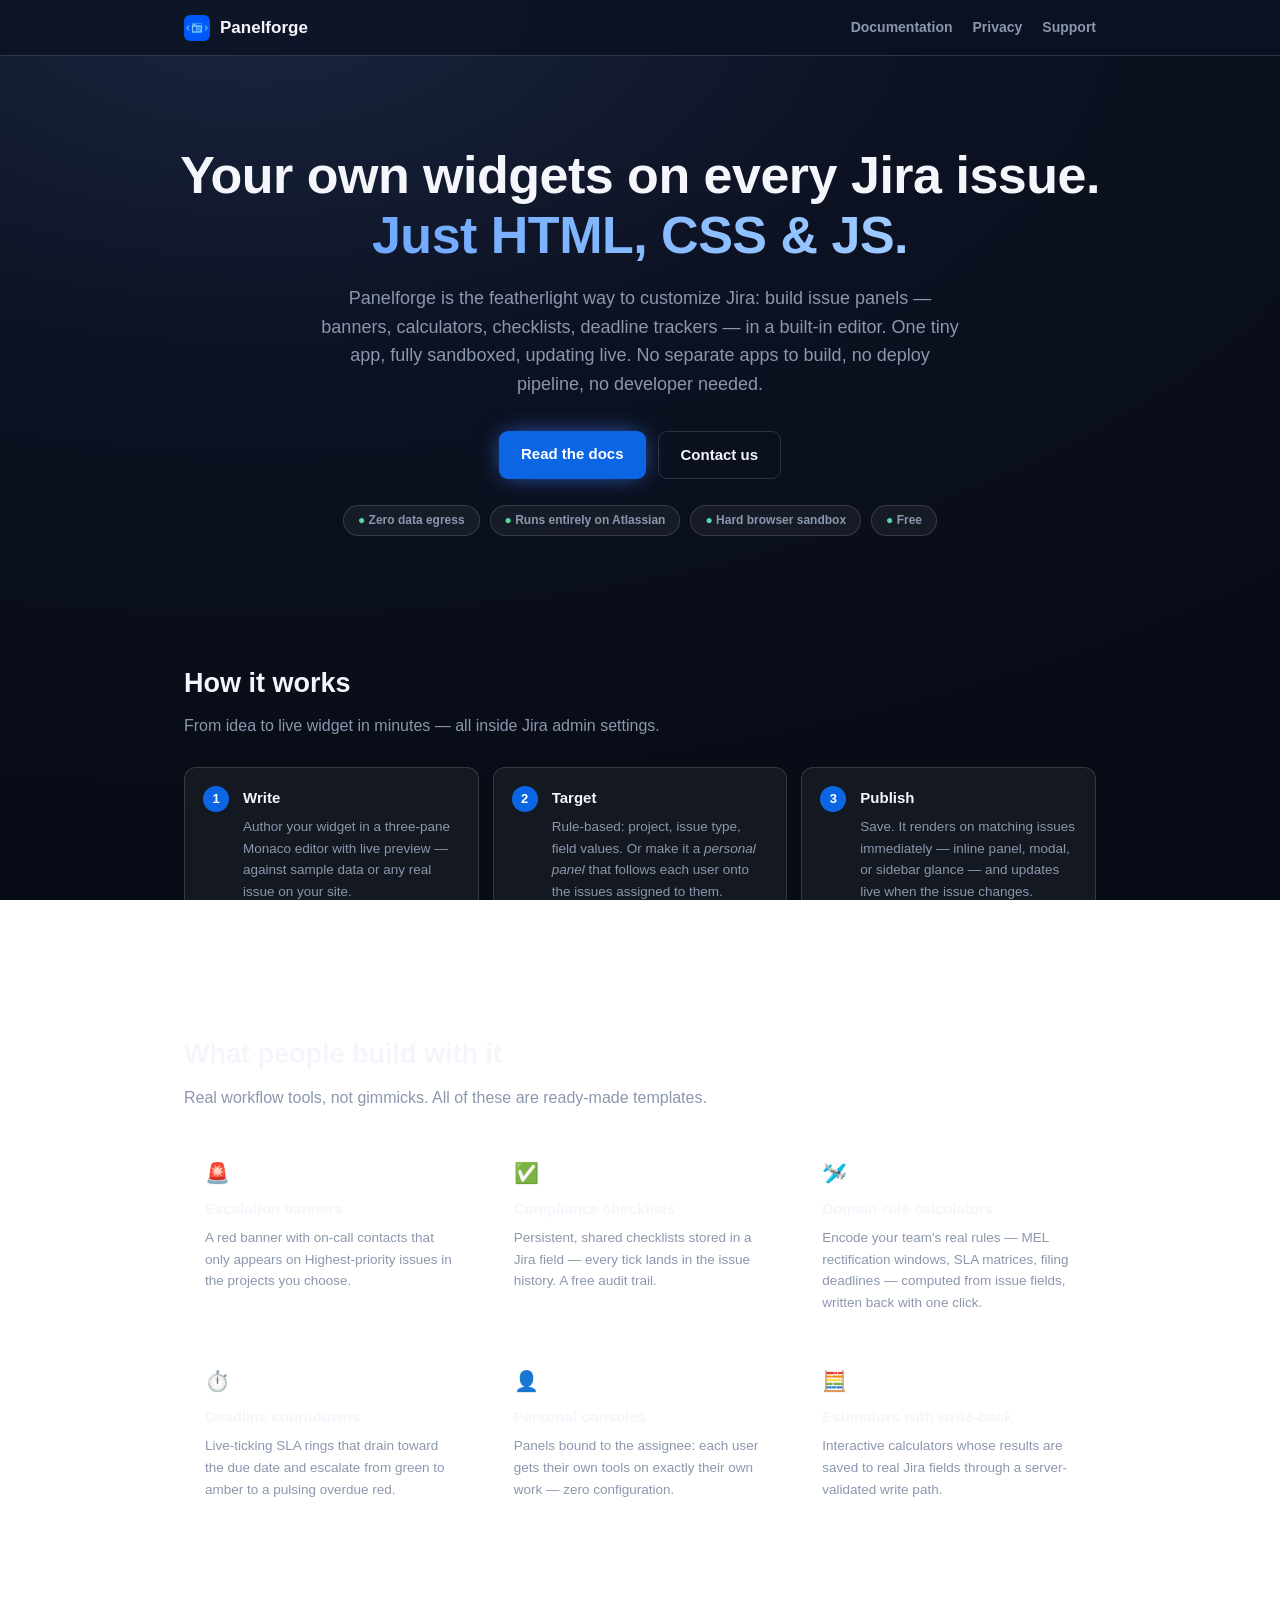
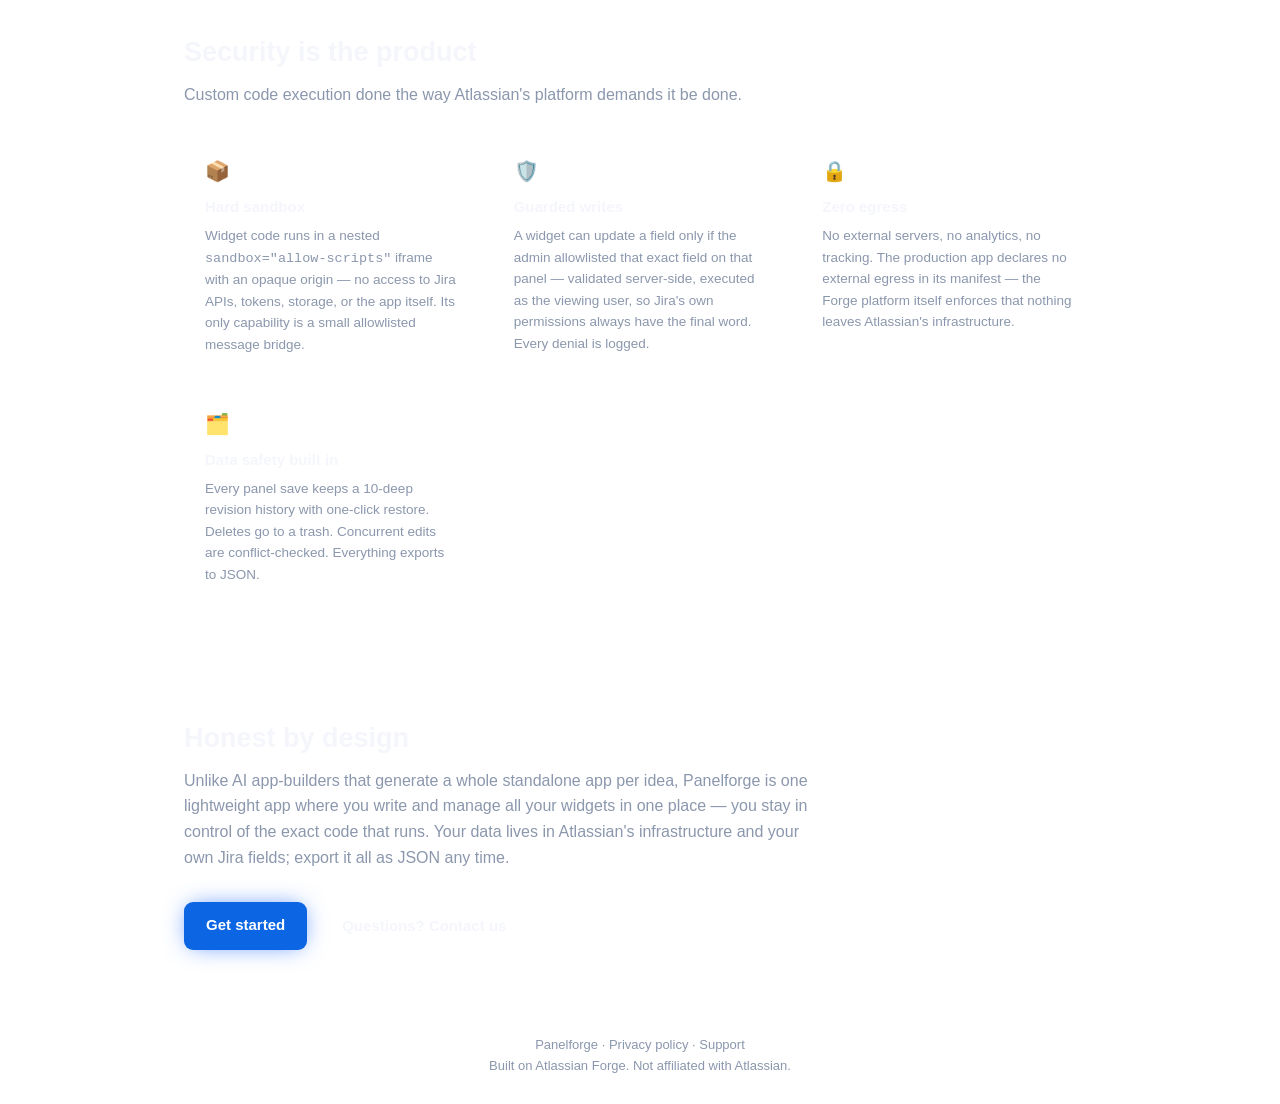
<file: index.html>
<!doctype html>
<html lang="en">
  <head>
    <meta charset="utf-8" />
    <meta name="viewport" content="width=device-width, initial-scale=1.0" />
    <title>Panelforge — Custom Widgets for Jira Issues</title>
    <meta
      name="description"
      content="Featherlight custom widgets for Jira: build your own issue panels with HTML, CSS & JS — sandboxed, live-updating, and running entirely on Atlassian."
    />
    <link rel="icon" href="Icon.png" />
    <link rel="stylesheet" href="style.css" />
  </head>
  <body>
    <header>
      <nav class="nav">
        <a class="brand" href="index.html"><img src="Icon.png" alt="" /> Panelforge</a>
        <a class="link" href="docs.html">Documentation</a>
        <a class="link" href="privacy.html">Privacy</a>
        <a class="link" href="support.html">Support</a>
      </nav>
    </header>

    <div class="hero">
      <h1>
        Your own widgets on every Jira issue.<br /><span class="grad"
          >Just HTML, CSS &amp; JS.</span
        >
      </h1>
      <p class="lede">
        Panelforge is the featherlight way to customize Jira: build issue panels — banners,
        calculators, checklists, deadline trackers — in a built-in editor. One tiny app, fully
        sandboxed, updating live. No separate apps to build, no deploy pipeline, no developer
        needed.
      </p>
      <div class="cta-row">
        <a class="btn primary" href="docs.html">Read the docs</a>
        <a class="btn ghost" href="support.html">Contact us</a>
      </div>
      <div class="badges">
        <span class="pill"><b>●</b> Zero data egress</span>
        <span class="pill"><b>●</b> Runs entirely on Atlassian</span>
        <span class="pill"><b>●</b> Hard browser sandbox</span>
        <span class="pill"><b>●</b> Free</span>
      </div>
    </div>

    <div class="wrap">
      <section>
        <h2>How it works</h2>
        <p class="sub">From idea to live widget in minutes — all inside Jira admin settings.</p>
        <div class="grid steps">
          <div class="card">
            <h3>Write</h3>
            <p>
              Author your widget in a three-pane Monaco editor with live preview — against sample
              data or any real issue on your site.
            </p>
          </div>
          <div class="card">
            <h3>Target</h3>
            <p>
              Rule-based: project, issue type, field values. Or make it a
              <em>personal panel</em> that follows each user onto the issues assigned to them.
            </p>
          </div>
          <div class="card">
            <h3>Publish</h3>
            <p>
              Save. It renders on matching issues immediately — inline panel, modal, or sidebar
              glance — and updates live when the issue changes.
            </p>
          </div>
        </div>
      </section>

      <section>
        <h2>What people build with it</h2>
        <p class="sub">Real workflow tools, not gimmicks. All of these are ready-made templates.</p>
        <div class="grid">
          <div class="card">
            <span class="emoji">🚨</span>
            <h3>Escalation banners</h3>
            <p>
              A red banner with on-call contacts that only appears on Highest-priority issues in the
              projects you choose.
            </p>
          </div>
          <div class="card">
            <span class="emoji">✅</span>
            <h3>Compliance checklists</h3>
            <p>
              Persistent, shared checklists stored in a Jira field — every tick lands in the issue
              history. A free audit trail.
            </p>
          </div>
          <div class="card">
            <span class="emoji">🛩️</span>
            <h3>Domain-rule calculators</h3>
            <p>
              Encode your team's real rules — MEL rectification windows, SLA matrices, filing
              deadlines — computed from issue fields, written back with one click.
            </p>
          </div>
          <div class="card">
            <span class="emoji">⏱️</span>
            <h3>Deadline countdowns</h3>
            <p>
              Live-ticking SLA rings that drain toward the due date and escalate from green to amber
              to a pulsing overdue red.
            </p>
          </div>
          <div class="card">
            <span class="emoji">👤</span>
            <h3>Personal consoles</h3>
            <p>
              Panels bound to the assignee: each user gets their own tools on exactly their own work
              — zero configuration.
            </p>
          </div>
          <div class="card">
            <span class="emoji">🧮</span>
            <h3>Estimators with write-back</h3>
            <p>
              Interactive calculators whose results are saved to real Jira fields through a
              server-validated write path.
            </p>
          </div>
        </div>
      </section>

      <section>
        <h2>Security is the product</h2>
        <p class="sub">
          Custom code execution done the way Atlassian's platform demands it be done.
        </p>
        <div class="grid">
          <div class="card">
            <span class="emoji">📦</span>
            <h3>Hard sandbox</h3>
            <p>
              Widget code runs in a nested <code>sandbox="allow-scripts"</code> iframe with an
              opaque origin — no access to Jira APIs, tokens, storage, or the app itself. Its only
              capability is a small allowlisted message bridge.
            </p>
          </div>
          <div class="card">
            <span class="emoji">🛡️</span>
            <h3>Guarded writes</h3>
            <p>
              A widget can update a field only if the admin allowlisted that exact field on that
              panel — validated server-side, executed as the viewing user, so Jira's own permissions
              always have the final word. Every denial is logged.
            </p>
          </div>
          <div class="card">
            <span class="emoji">🔒</span>
            <h3>Zero egress</h3>
            <p>
              No external servers, no analytics, no tracking. The production app declares no
              external egress in its manifest — the Forge platform itself enforces that nothing
              leaves Atlassian's infrastructure.
            </p>
          </div>
          <div class="card">
            <span class="emoji">🗂️</span>
            <h3>Data safety built in</h3>
            <p>
              Every panel save keeps a 10-deep revision history with one-click restore. Deletes go
              to a trash. Concurrent edits are conflict-checked. Everything exports to JSON.
            </p>
          </div>
        </div>
      </section>

      <section>
        <h2>Honest by design</h2>
        <p class="sub">
          Unlike AI app-builders that generate a whole standalone app per idea, Panelforge is one
          lightweight app where you write and manage all your widgets in one place — you stay in
          control of the exact code that runs. Your data lives in Atlassian's infrastructure and
          your own Jira fields; export it all as JSON any time.
        </p>
        <div class="cta-row" style="justify-content: flex-start">
          <a class="btn primary" href="docs.html">Get started</a>
          <a class="btn ghost" href="support.html">Questions? Contact us</a>
        </div>
      </section>
    </div>

    <footer>
      Panelforge · <a href="privacy.html">Privacy policy</a> · <a href="support.html">Support</a
      ><br />
      Built on Atlassian Forge. Not affiliated with Atlassian.
    </footer>
  </body>
</html>
</file>
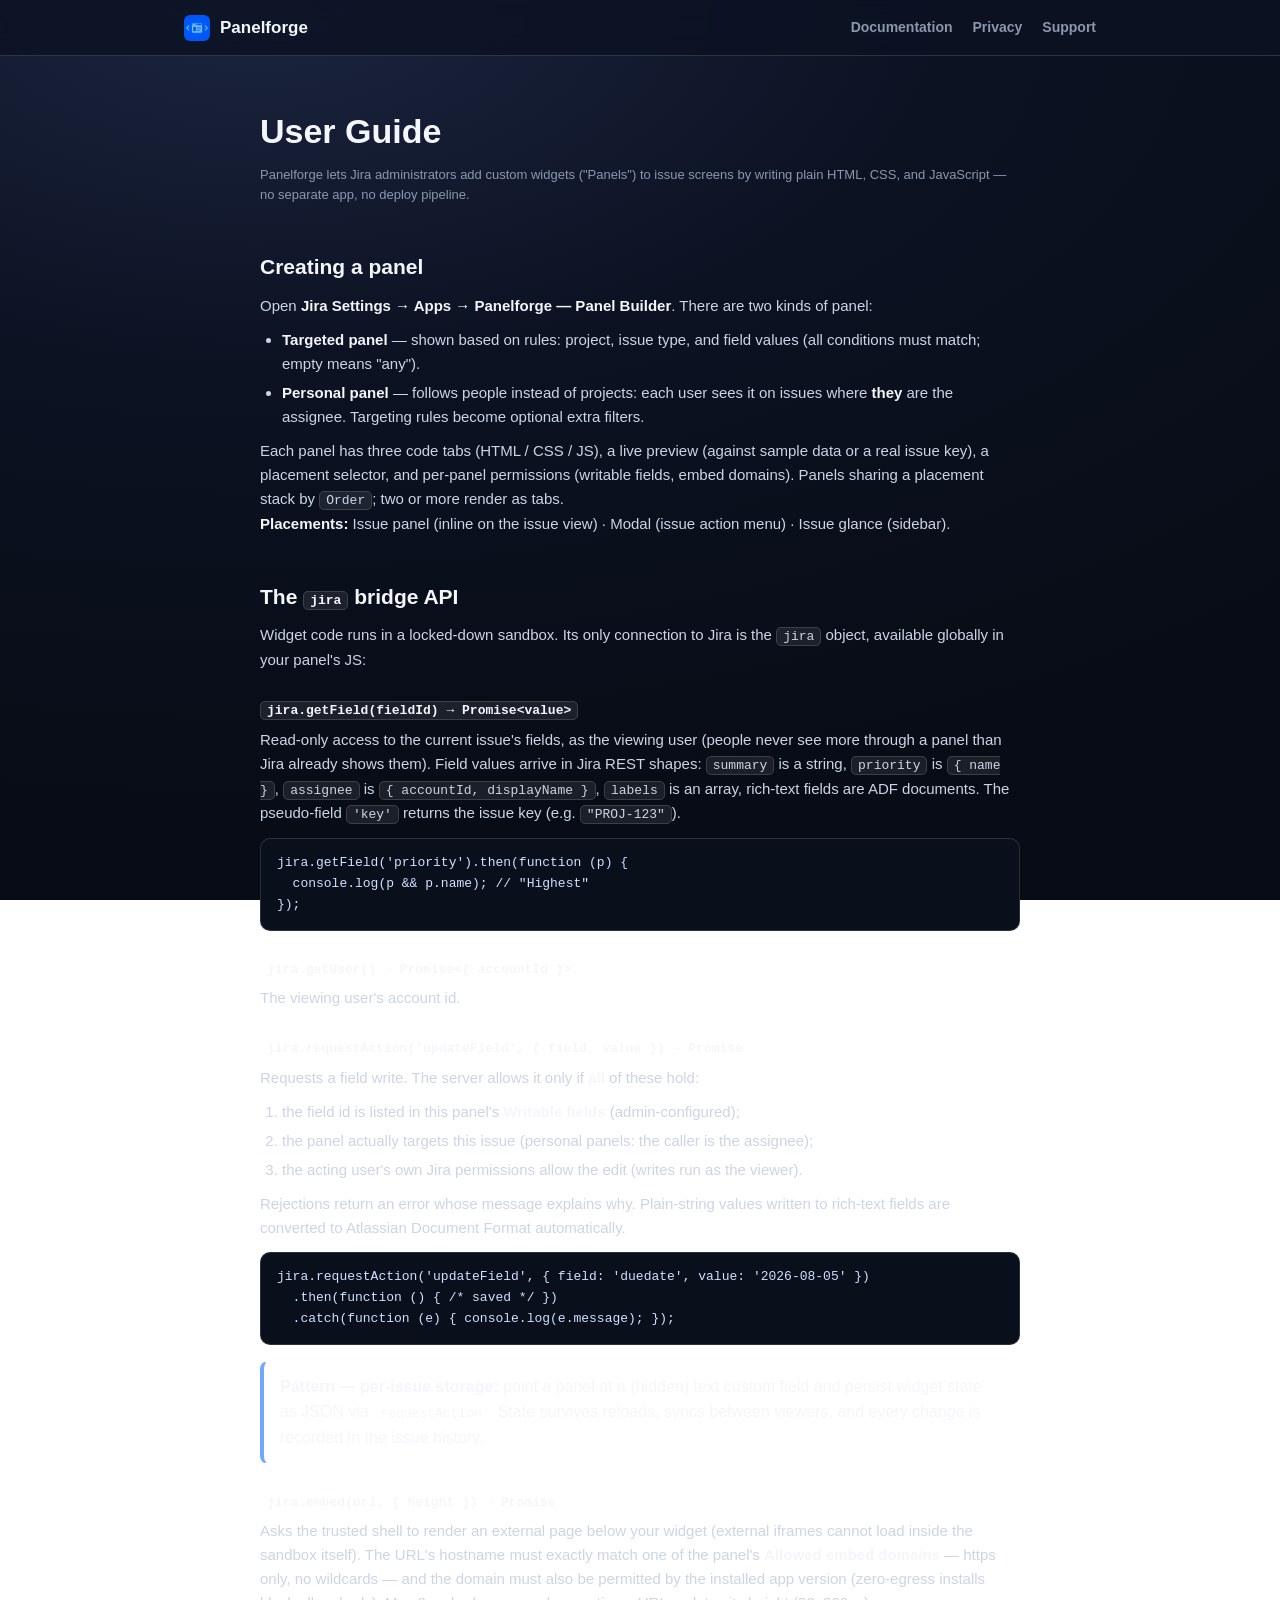
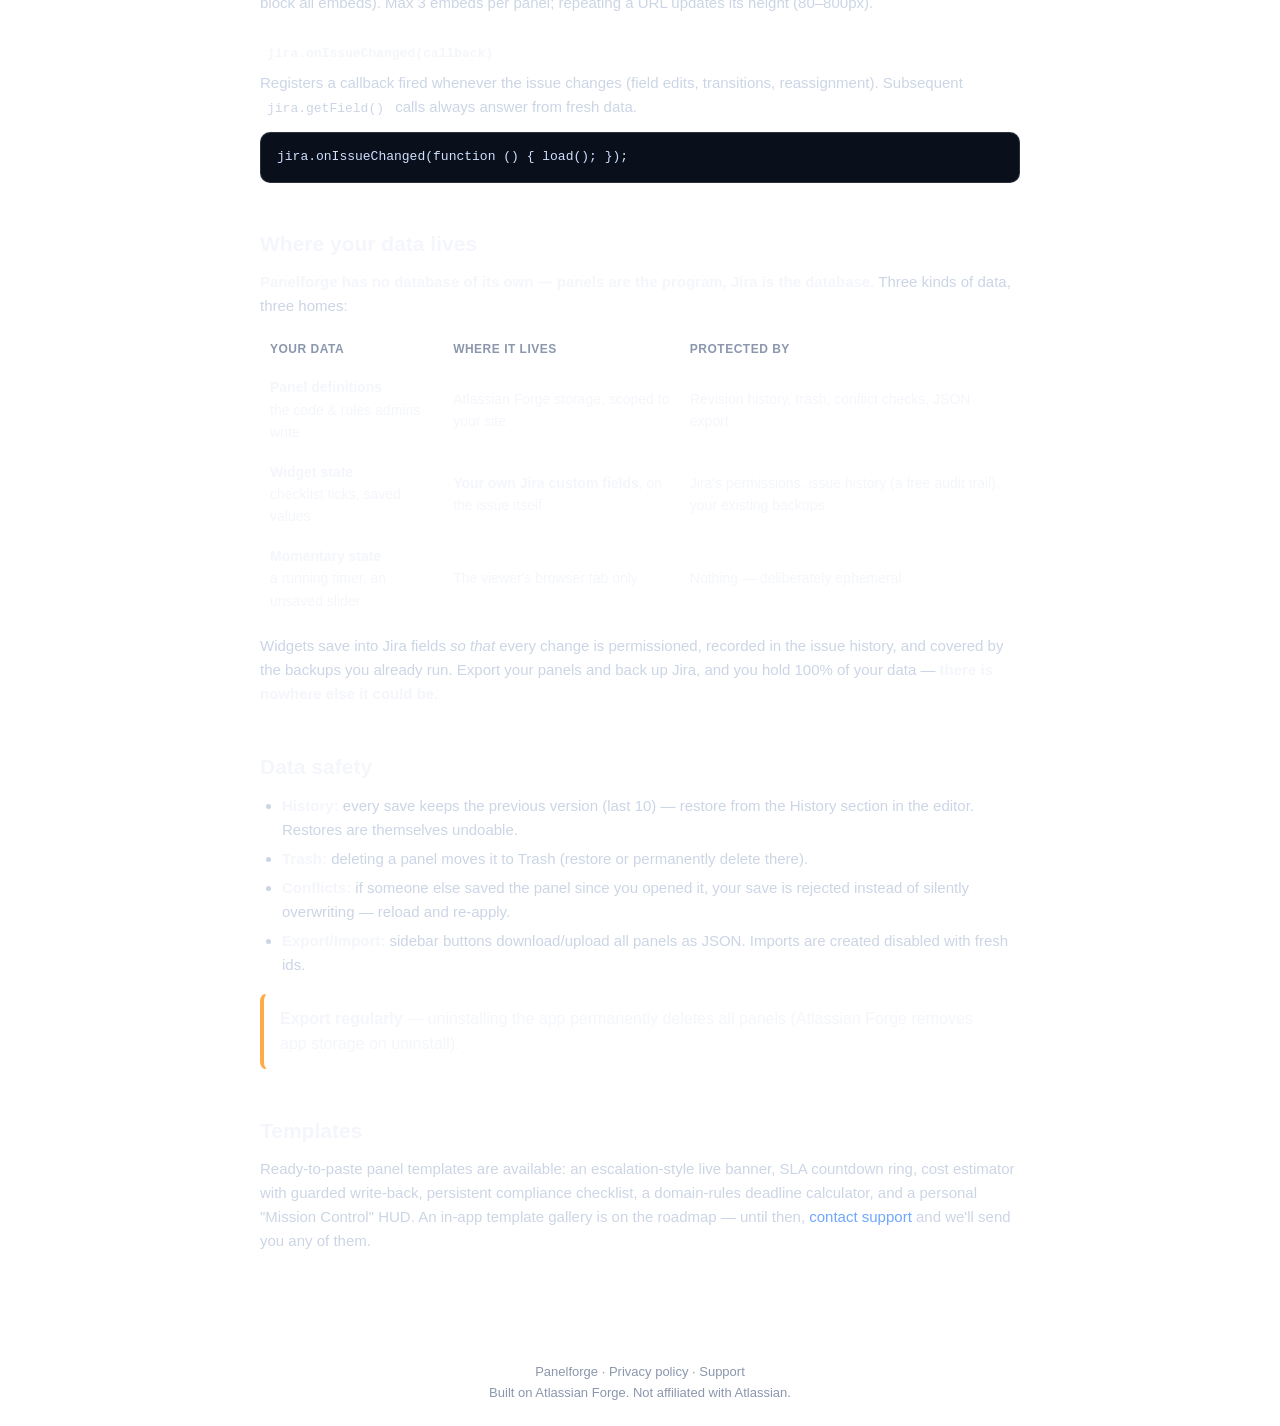
<file: docs.html>
<!doctype html>
<html lang="en">
  <head>
    <meta charset="utf-8" />
    <meta name="viewport" content="width=device-width, initial-scale=1.0" />
    <title>Documentation — Panelforge</title>
    <link rel="icon" href="Icon.png" />
    <link rel="stylesheet" href="style.css" />
  </head>
  <body>
    <header>
      <nav class="nav">
        <a class="brand" href="index.html"><img src="Icon.png" alt="" /> Panelforge</a>
        <a class="link" href="docs.html">Documentation</a>
        <a class="link" href="privacy.html">Privacy</a>
        <a class="link" href="support.html">Support</a>
      </nav>
    </header>

    <div class="wrap prose">
      <h1>User Guide</h1>
      <p class="updated">
        Panelforge lets Jira administrators add custom widgets ("Panels") to issue screens by
        writing plain HTML, CSS, and JavaScript — no separate app, no deploy pipeline.
      </p>

      <h2>Creating a panel</h2>
      <p>
        Open <strong>Jira Settings → Apps → Panelforge — Panel Builder</strong>. There are two kinds
        of panel:
      </p>
      <ul>
        <li>
          <strong>Targeted panel</strong> — shown based on rules: project, issue type, and field
          values (all conditions must match; empty means "any").
        </li>
        <li>
          <strong>Personal panel</strong> — follows people instead of projects: each user sees it on
          issues where <strong>they</strong> are the assignee. Targeting rules become optional extra
          filters.
        </li>
      </ul>
      <p>
        Each panel has three code tabs (HTML / CSS / JS), a live preview (against sample data or a
        real issue key), a placement selector, and per-panel permissions (writable fields, embed
        domains). Panels sharing a placement stack by <code>Order</code>; two or more render as
        tabs.
      </p>
      <p>
        <strong>Placements:</strong> Issue panel (inline on the issue view) · Modal (issue action
        menu) · Issue glance (sidebar).
      </p>

      <h2>The <code>jira</code> bridge API</h2>
      <p>
        Widget code runs in a locked-down sandbox. Its only connection to Jira is the
        <code>jira</code> object, available globally in your panel's JS:
      </p>

      <h3><code>jira.getField(fieldId) → Promise&lt;value&gt;</code></h3>
      <p>
        Read-only access to the current issue's fields, as the viewing user (people never see more
        through a panel than Jira already shows them). Field values arrive in Jira REST shapes:
        <code>summary</code> is a string, <code>priority</code> is <code>{ name }</code>,
        <code>assignee</code> is <code>{ accountId, displayName }</code>, <code>labels</code> is an
        array, rich-text fields are ADF documents. The pseudo-field <code>'key'</code> returns the
        issue key (e.g. <code>"PROJ-123"</code>).
      </p>
      <pre><code>jira.getField('priority').then(function (p) {
  console.log(p &amp;&amp; p.name); // "Highest"
});</code></pre>

      <h3><code>jira.getUser() → Promise&lt;{ accountId }&gt;</code></h3>
      <p>The viewing user's account id.</p>

      <h3><code>jira.requestAction('updateField', { field, value }) → Promise</code></h3>
      <p>
        Requests a field write. The server allows it only if <strong>all</strong> of these hold:
      </p>
      <ol>
        <li>
          the field id is listed in this panel's
          <strong>Writable fields</strong> (admin-configured);
        </li>
        <li>
          the panel actually targets this issue (personal panels: the caller is the assignee);
        </li>
        <li>the acting user's own Jira permissions allow the edit (writes run as the viewer).</li>
      </ol>
      <p>
        Rejections return an error whose message explains why. Plain-string values written to
        rich-text fields are converted to Atlassian Document Format automatically.
      </p>
      <pre><code>jira.requestAction('updateField', { field: 'duedate', value: '2026-08-05' })
  .then(function () { /* saved */ })
  .catch(function (e) { console.log(e.message); });</code></pre>

      <div class="callout">
        <strong>Pattern — per-issue storage:</strong> point a panel at a (hidden) text custom field
        and persist widget state as JSON via <code>requestAction</code>. State survives reloads,
        syncs between viewers, and every change is recorded in the issue history.
      </div>

      <h3><code>jira.embed(url, { height }) → Promise</code></h3>
      <p>
        Asks the trusted shell to render an external page below your widget (external iframes cannot
        load inside the sandbox itself). The URL's hostname must exactly match one of the panel's
        <strong>Allowed embed domains</strong> — https only, no wildcards — and the domain must also
        be permitted by the installed app version (zero-egress installs block all embeds). Max 3
        embeds per panel; repeating a URL updates its height (80–800px).
      </p>

      <h3><code>jira.onIssueChanged(callback)</code></h3>
      <p>
        Registers a callback fired whenever the issue changes (field edits, transitions,
        reassignment). Subsequent <code>jira.getField()</code> calls always answer from fresh data.
      </p>
      <pre><code>jira.onIssueChanged(function () { load(); });</code></pre>

      <h2>Where your data lives</h2>
      <p>
        <strong
          >Panelforge has no database of its own — panels are the program, Jira is the
          database.</strong
        >
        Three kinds of data, three homes:
      </p>
      <table style="width: 100%; border-collapse: collapse; font-size: 14px; margin: 14px 0">
        <thead>
          <tr
            style="
              text-align: left;
              color: #8b97ad;
              font-size: 12px;
              text-transform: uppercase;
              letter-spacing: 0.5px;
            "
          >
            <th style="padding: 8px 10px; border-bottom: 1px solid rgba(255, 255, 255, 0.14)">
              Your data
            </th>
            <th style="padding: 8px 10px; border-bottom: 1px solid rgba(255, 255, 255, 0.14)">
              Where it lives
            </th>
            <th style="padding: 8px 10px; border-bottom: 1px solid rgba(255, 255, 255, 0.14)">
              Protected by
            </th>
          </tr>
        </thead>
        <tbody>
          <tr>
            <td style="padding: 8px 10px; border-bottom: 1px solid rgba(255, 255, 255, 0.08)">
              <strong>Panel definitions</strong><br />the code &amp; rules admins write
            </td>
            <td style="padding: 8px 10px; border-bottom: 1px solid rgba(255, 255, 255, 0.08)">
              Atlassian Forge storage, scoped to your site
            </td>
            <td style="padding: 8px 10px; border-bottom: 1px solid rgba(255, 255, 255, 0.08)">
              Revision history, trash, conflict checks, JSON export
            </td>
          </tr>
          <tr>
            <td style="padding: 8px 10px; border-bottom: 1px solid rgba(255, 255, 255, 0.08)">
              <strong>Widget state</strong><br />checklist ticks, saved values
            </td>
            <td style="padding: 8px 10px; border-bottom: 1px solid rgba(255, 255, 255, 0.08)">
              <strong>Your own Jira custom fields</strong>, on the issue itself
            </td>
            <td style="padding: 8px 10px; border-bottom: 1px solid rgba(255, 255, 255, 0.08)">
              Jira's permissions, issue history (a free audit trail), your existing backups
            </td>
          </tr>
          <tr>
            <td style="padding: 8px 10px">
              <strong>Momentary state</strong><br />a running timer, an unsaved slider
            </td>
            <td style="padding: 8px 10px">The viewer's browser tab only</td>
            <td style="padding: 8px 10px">Nothing — deliberately ephemeral</td>
          </tr>
        </tbody>
      </table>
      <p>
        Widgets save into Jira fields <em>so that</em> every change is permissioned, recorded in the
        issue history, and covered by the backups you already run. Export your panels and back up
        Jira, and you hold 100% of your data — <strong>there is nowhere else it could be.</strong>
      </p>

      <h2>Data safety</h2>
      <ul>
        <li>
          <strong>History:</strong> every save keeps the previous version (last 10) — restore from
          the History section in the editor. Restores are themselves undoable.
        </li>
        <li>
          <strong>Trash:</strong> deleting a panel moves it to Trash (restore or permanently delete
          there).
        </li>
        <li>
          <strong>Conflicts:</strong> if someone else saved the panel since you opened it, your save
          is rejected instead of silently overwriting — reload and re-apply.
        </li>
        <li>
          <strong>Export/Import:</strong> sidebar buttons download/upload all panels as JSON.
          Imports are created disabled with fresh ids.
        </li>
      </ul>
      <div class="callout warn">
        <strong>Export regularly</strong> — uninstalling the app permanently deletes all panels
        (Atlassian Forge removes app storage on uninstall).
      </div>

      <h2>Templates</h2>
      <p>
        Ready-to-paste panel templates are available: an escalation-style live banner, SLA countdown
        ring, cost estimator with guarded write-back, persistent compliance checklist, a
        domain-rules deadline calculator, and a personal "Mission Control" HUD. An in-app template
        gallery is on the roadmap — until then,
        <a href="support.html">contact support</a> and we'll send you any of them.
      </p>
    </div>

    <footer>
      Panelforge · <a href="privacy.html">Privacy policy</a> · <a href="support.html">Support</a
      ><br />
      Built on Atlassian Forge. Not affiliated with Atlassian.
    </footer>
  </body>
</html>
</file>
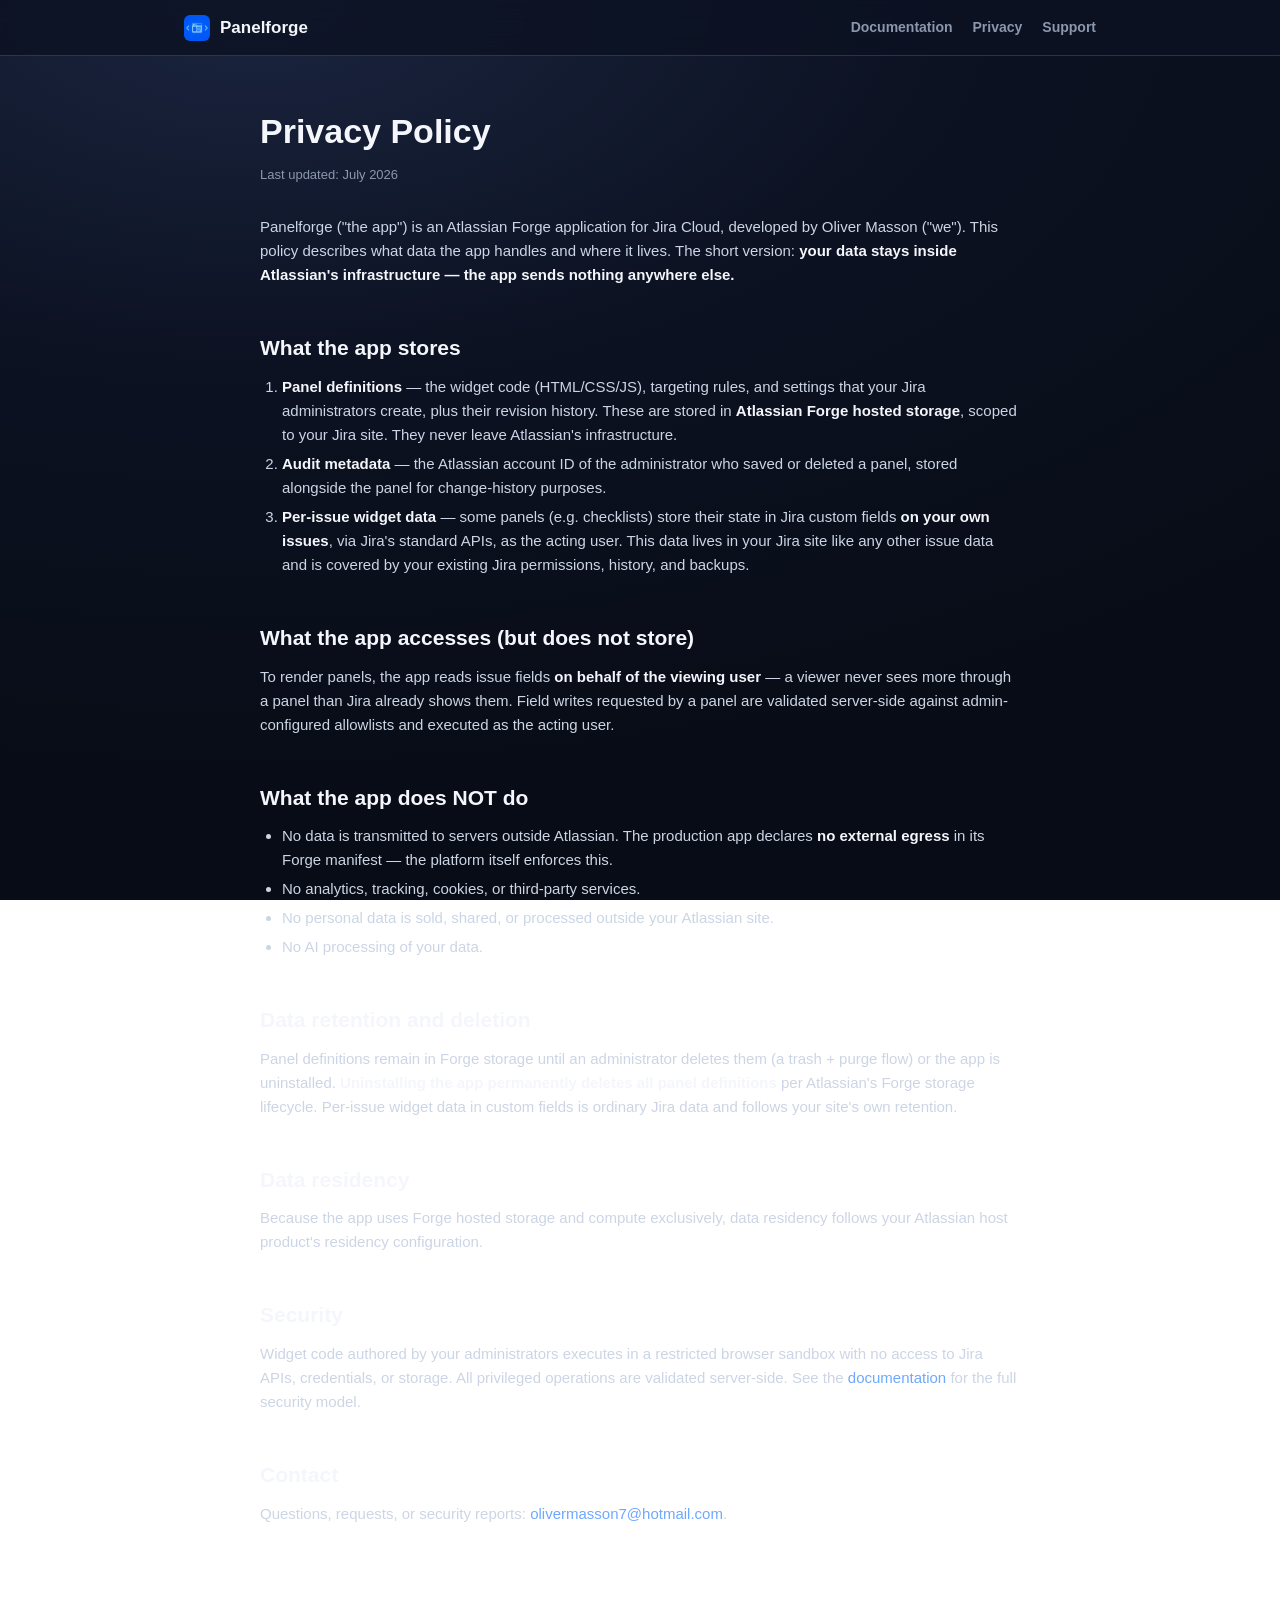
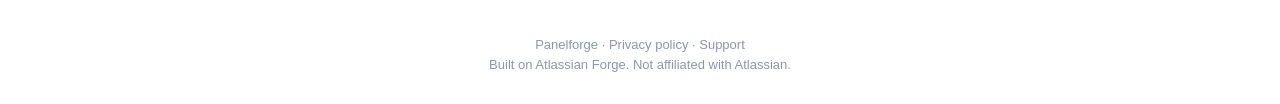
<file: privacy.html>
<!doctype html>
<html lang="en">
  <head>
    <meta charset="utf-8" />
    <meta name="viewport" content="width=device-width, initial-scale=1.0" />
    <title>Privacy Policy — Panelforge</title>
    <link rel="icon" href="Icon.png" />
    <link rel="stylesheet" href="style.css" />
  </head>
  <body>
    <header>
      <nav class="nav">
        <a class="brand" href="index.html"><img src="Icon.png" alt="" /> Panelforge</a>
        <a class="link" href="docs.html">Documentation</a>
        <a class="link" href="privacy.html">Privacy</a>
        <a class="link" href="support.html">Support</a>
      </nav>
    </header>

    <div class="wrap prose">
      <h1>Privacy Policy</h1>
      <p class="updated">Last updated: July 2026</p>

      <p>
        Panelforge ("the app") is an Atlassian Forge application for Jira Cloud, developed by Oliver
        Masson ("we"). This policy describes what data the app handles and where it lives. The short
        version:
        <strong
          >your data stays inside Atlassian's infrastructure — the app sends nothing anywhere
          else.</strong
        >
      </p>

      <h2>What the app stores</h2>
      <ol>
        <li>
          <strong>Panel definitions</strong> — the widget code (HTML/CSS/JS), targeting rules, and
          settings that your Jira administrators create, plus their revision history. These are
          stored in <strong>Atlassian Forge hosted storage</strong>, scoped to your Jira site. They
          never leave Atlassian's infrastructure.
        </li>
        <li>
          <strong>Audit metadata</strong> — the Atlassian account ID of the administrator who saved
          or deleted a panel, stored alongside the panel for change-history purposes.
        </li>
        <li>
          <strong>Per-issue widget data</strong> — some panels (e.g. checklists) store their state
          in Jira custom fields <strong>on your own issues</strong>, via Jira's standard APIs, as
          the acting user. This data lives in your Jira site like any other issue data and is
          covered by your existing Jira permissions, history, and backups.
        </li>
      </ol>

      <h2>What the app accesses (but does not store)</h2>
      <p>
        To render panels, the app reads issue fields <strong>on behalf of the viewing user</strong>
        — a viewer never sees more through a panel than Jira already shows them. Field writes
        requested by a panel are validated server-side against admin-configured allowlists and
        executed as the acting user.
      </p>

      <h2>What the app does NOT do</h2>
      <ul>
        <li>
          No data is transmitted to servers outside Atlassian. The production app declares
          <strong>no external egress</strong> in its Forge manifest — the platform itself enforces
          this.
        </li>
        <li>No analytics, tracking, cookies, or third-party services.</li>
        <li>No personal data is sold, shared, or processed outside your Atlassian site.</li>
        <li>No AI processing of your data.</li>
      </ul>

      <h2>Data retention and deletion</h2>
      <p>
        Panel definitions remain in Forge storage until an administrator deletes them (a trash +
        purge flow) or the app is uninstalled.
        <strong>Uninstalling the app permanently deletes all panel definitions</strong> per
        Atlassian's Forge storage lifecycle. Per-issue widget data in custom fields is ordinary Jira
        data and follows your site's own retention.
      </p>

      <h2>Data residency</h2>
      <p>
        Because the app uses Forge hosted storage and compute exclusively, data residency follows
        your Atlassian host product's residency configuration.
      </p>

      <h2>Security</h2>
      <p>
        Widget code authored by your administrators executes in a restricted browser sandbox with no
        access to Jira APIs, credentials, or storage. All privileged operations are validated
        server-side. See the <a href="docs.html">documentation</a> for the full security model.
      </p>

      <h2>Contact</h2>
      <p>
        Questions, requests, or security reports:
        <a href="mailto:olivermasson7@hotmail.com">olivermasson7@hotmail.com</a>.
      </p>
    </div>

    <footer>
      Panelforge · <a href="privacy.html">Privacy policy</a> · <a href="support.html">Support</a
      ><br />
      Built on Atlassian Forge. Not affiliated with Atlassian.
    </footer>
  </body>
</html>
</file>
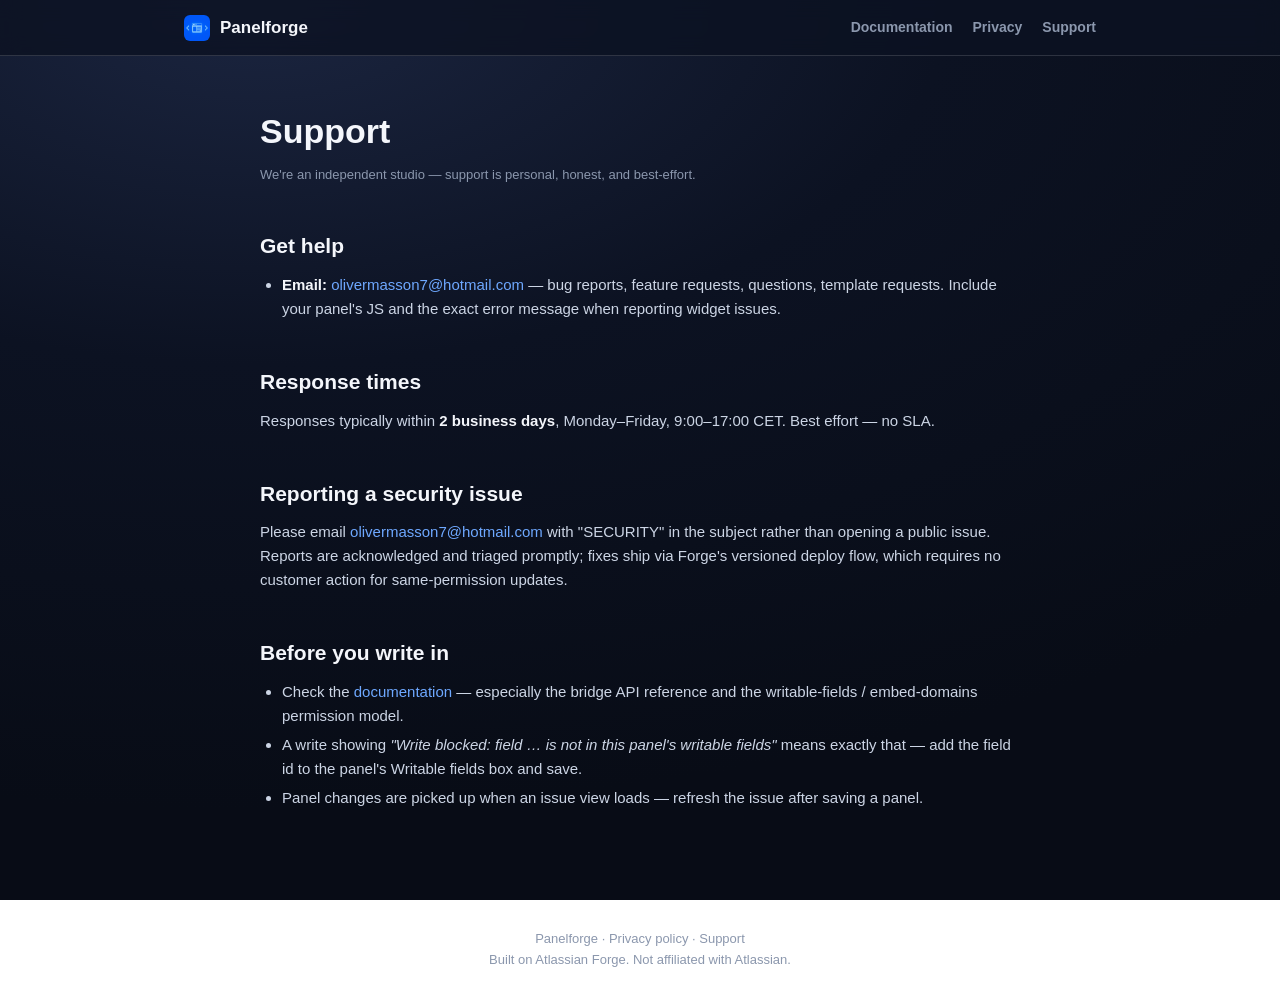
<file: support.html>
<!doctype html>
<html lang="en">
  <head>
    <meta charset="utf-8" />
    <meta name="viewport" content="width=device-width, initial-scale=1.0" />
    <title>Support — Panelforge</title>
    <link rel="icon" href="Icon.png" />
    <link rel="stylesheet" href="style.css" />
  </head>
  <body>
    <header>
      <nav class="nav">
        <a class="brand" href="index.html"><img src="Icon.png" alt="" /> Panelforge</a>
        <a class="link" href="docs.html">Documentation</a>
        <a class="link" href="privacy.html">Privacy</a>
        <a class="link" href="support.html">Support</a>
      </nav>
    </header>

    <div class="wrap prose">
      <h1>Support</h1>
      <p class="updated">
        We're an independent studio — support is personal, honest, and best-effort.
      </p>

      <h2>Get help</h2>
      <ul>
        <li>
          <strong>Email:</strong>
          <a href="mailto:olivermasson7@hotmail.com">olivermasson7@hotmail.com</a> — bug reports,
          feature requests, questions, template requests. Include your panel's JS and the exact
          error message when reporting widget issues.
        </li>
      </ul>

      <h2>Response times</h2>
      <p>
        Responses typically within <strong>2 business days</strong>, Monday–Friday, 9:00–17:00 CET.
        Best effort — no SLA.
      </p>

      <h2>Reporting a security issue</h2>
      <p>
        Please email <a href="mailto:olivermasson7@hotmail.com">olivermasson7@hotmail.com</a>
        with "SECURITY" in the subject rather than opening a public issue. Reports are acknowledged
        and triaged promptly; fixes ship via Forge's versioned deploy flow, which requires no
        customer action for same-permission updates.
      </p>

      <h2>Before you write in</h2>
      <ul>
        <li>
          Check the <a href="docs.html">documentation</a> — especially the bridge API reference and
          the writable-fields / embed-domains permission model.
        </li>
        <li>
          A write showing
          <em>"Write blocked: field … is not in this panel's writable fields"</em> means exactly
          that — add the field id to the panel's Writable fields box and save.
        </li>
        <li>
          Panel changes are picked up when an issue view loads — refresh the issue after saving a
          panel.
        </li>
      </ul>
    </div>

    <footer>
      Panelforge · <a href="privacy.html">Privacy policy</a> · <a href="support.html">Support</a
      ><br />
      Built on Atlassian Forge. Not affiliated with Atlassian.
    </footer>
  </body>
</html>
</file>
<file: style.css>
:root {
  --bg: #0c1222;
  --bg-deep: #080c16;
  --card: rgba(255, 255, 255, 0.05);
  --border: rgba(255, 255, 255, 0.14);
  --text: #f4f6fb;
  --muted: #8b97ad;
  --accent: #6ea8ff;
  --accent-strong: #0c66e4;
  --glow: #3d7dff;
  --good: #57d9a3;
  --warn: #ffab4a;
}

* {
  box-sizing: border-box;
  margin: 0;
}

html {
  scroll-behavior: smooth;
}

body {
  font-family: -apple-system, BlinkMacSystemFont, 'Segoe UI', Roboto, sans-serif;
  background: radial-gradient(120% 90% at 20% 0%, #1b2540 0%, var(--bg) 45%, var(--bg-deep) 100%)
    fixed;
  color: var(--text);
  line-height: 1.6;
}

a {
  color: var(--accent);
  text-decoration: none;
}
a:hover {
  text-decoration: underline;
}

.wrap {
  max-width: 960px;
  margin: 0 auto;
  padding: 0 24px;
}

/* ---------- Header ---------- */
header {
  position: sticky;
  top: 0;
  z-index: 10;
  backdrop-filter: blur(10px);
  background: rgba(12, 18, 34, 0.8);
  border-bottom: 1px solid var(--border);
}

.nav {
  display: flex;
  align-items: center;
  gap: 20px;
  padding: 14px 24px;
  max-width: 960px;
  margin: 0 auto;
}

.nav .brand {
  display: flex;
  align-items: center;
  gap: 10px;
  font-weight: 800;
  font-size: 17px;
  color: var(--text);
  margin-right: auto;
}
.nav .brand img {
  width: 26px;
  height: 26px;
  border-radius: 6px;
}

.nav a.link {
  color: var(--muted);
  font-size: 14px;
  font-weight: 600;
}
.nav a.link:hover {
  color: var(--text);
  text-decoration: none;
}

/* ---------- Hero ---------- */
.hero {
  text-align: center;
  padding: 90px 24px 70px;
}

.hero h1 {
  font-size: clamp(30px, 5.5vw, 52px);
  line-height: 1.15;
  font-weight: 850;
  letter-spacing: -0.5px;
}

.hero h1 .grad {
  background: linear-gradient(90deg, var(--accent), #9ecbff);
  -webkit-background-clip: text;
  background-clip: text;
  color: transparent;
}

.hero p.lede {
  max-width: 640px;
  margin: 18px auto 0;
  color: var(--muted);
  font-size: 18px;
}

.cta-row {
  display: flex;
  gap: 12px;
  justify-content: center;
  margin-top: 32px;
  flex-wrap: wrap;
}

.btn {
  display: inline-block;
  padding: 11px 22px;
  border-radius: 9px;
  font-weight: 700;
  font-size: 15px;
}
.btn.primary {
  background: var(--accent-strong);
  color: #fff;
  box-shadow: 0 0 24px -6px var(--glow);
}
.btn.primary:hover {
  background: #1a74f0;
  text-decoration: none;
}
.btn.ghost {
  border: 1px solid var(--border);
  color: var(--text);
}
.btn.ghost:hover {
  border-color: var(--accent);
  text-decoration: none;
}

.badges {
  display: flex;
  gap: 10px;
  justify-content: center;
  margin-top: 26px;
  flex-wrap: wrap;
}
.pill {
  font-size: 12px;
  font-weight: 700;
  padding: 5px 14px;
  border-radius: 999px;
  border: 1px solid var(--border);
  background: var(--card);
  color: var(--muted);
}
.pill b {
  color: var(--good);
}

/* ---------- Sections ---------- */
section {
  padding: 56px 0;
}
section h2 {
  font-size: 27px;
  font-weight: 800;
  margin-bottom: 8px;
}
section p.sub {
  color: var(--muted);
  margin-bottom: 28px;
  max-width: 640px;
}

.grid {
  display: grid;
  grid-template-columns: repeat(auto-fit, minmax(260px, 1fr));
  gap: 14px;
}

.card {
  background: var(--card);
  border: 1px solid var(--border);
  border-radius: 12px;
  padding: 18px 20px;
}
.card h3 {
  font-size: 15px;
  font-weight: 750;
  margin-bottom: 6px;
}
.card p {
  font-size: 13.5px;
  color: var(--muted);
}
.card .emoji {
  font-size: 20px;
  display: block;
  margin-bottom: 8px;
}

.steps {
  counter-reset: step;
}
.steps .card {
  position: relative;
  padding-left: 58px;
}
.steps .card::before {
  counter-increment: step;
  content: counter(step);
  position: absolute;
  left: 18px;
  top: 18px;
  width: 26px;
  height: 26px;
  border-radius: 50%;
  background: var(--accent-strong);
  color: #fff;
  font-weight: 800;
  font-size: 13px;
  display: flex;
  align-items: center;
  justify-content: center;
}

/* ---------- Prose pages (docs / privacy / support) ---------- */
.prose {
  padding: 48px 0 80px;
  max-width: 760px;
}
.prose h1 {
  font-size: 34px;
  font-weight: 850;
  margin-bottom: 6px;
}
.prose .updated {
  color: var(--muted);
  font-size: 13px;
  margin-bottom: 30px;
}
.prose h2 {
  font-size: 21px;
  font-weight: 800;
  margin: 36px 0 10px;
  padding-top: 8px;
}
.prose h3 {
  font-size: 16px;
  font-weight: 750;
  margin: 24px 0 6px;
}
.prose p,
.prose li {
  color: #ccd5e5;
  font-size: 15px;
}
.prose ul,
.prose ol {
  padding-left: 22px;
  margin: 10px 0;
}
.prose li {
  margin: 5px 0;
}
.prose strong {
  color: var(--text);
}

.prose code {
  font-family: ui-monospace, 'Cascadia Code', Consolas, monospace;
  font-size: 13px;
  background: rgba(255, 255, 255, 0.08);
  border: 1px solid var(--border);
  border-radius: 5px;
  padding: 1px 6px;
}

.prose pre {
  background: #0a0f1c;
  border: 1px solid var(--border);
  border-radius: 10px;
  padding: 14px 16px;
  overflow-x: auto;
  margin: 12px 0;
}
.prose pre code {
  background: none;
  border: none;
  padding: 0;
  color: #cfe1ff;
}

.callout {
  border: 1px solid var(--border);
  border-left: 4px solid var(--accent);
  border-radius: 8px;
  padding: 12px 16px;
  margin: 16px 0;
  background: var(--card);
}
.callout.warn {
  border-left-color: var(--warn);
}

/* ---------- Footer ---------- */
footer {
  border-top: 1px solid var(--border);
  padding: 28px 24px;
  text-align: center;
  color: var(--muted);
  font-size: 13px;
}
footer a {
  color: var(--muted);
}
</file>
